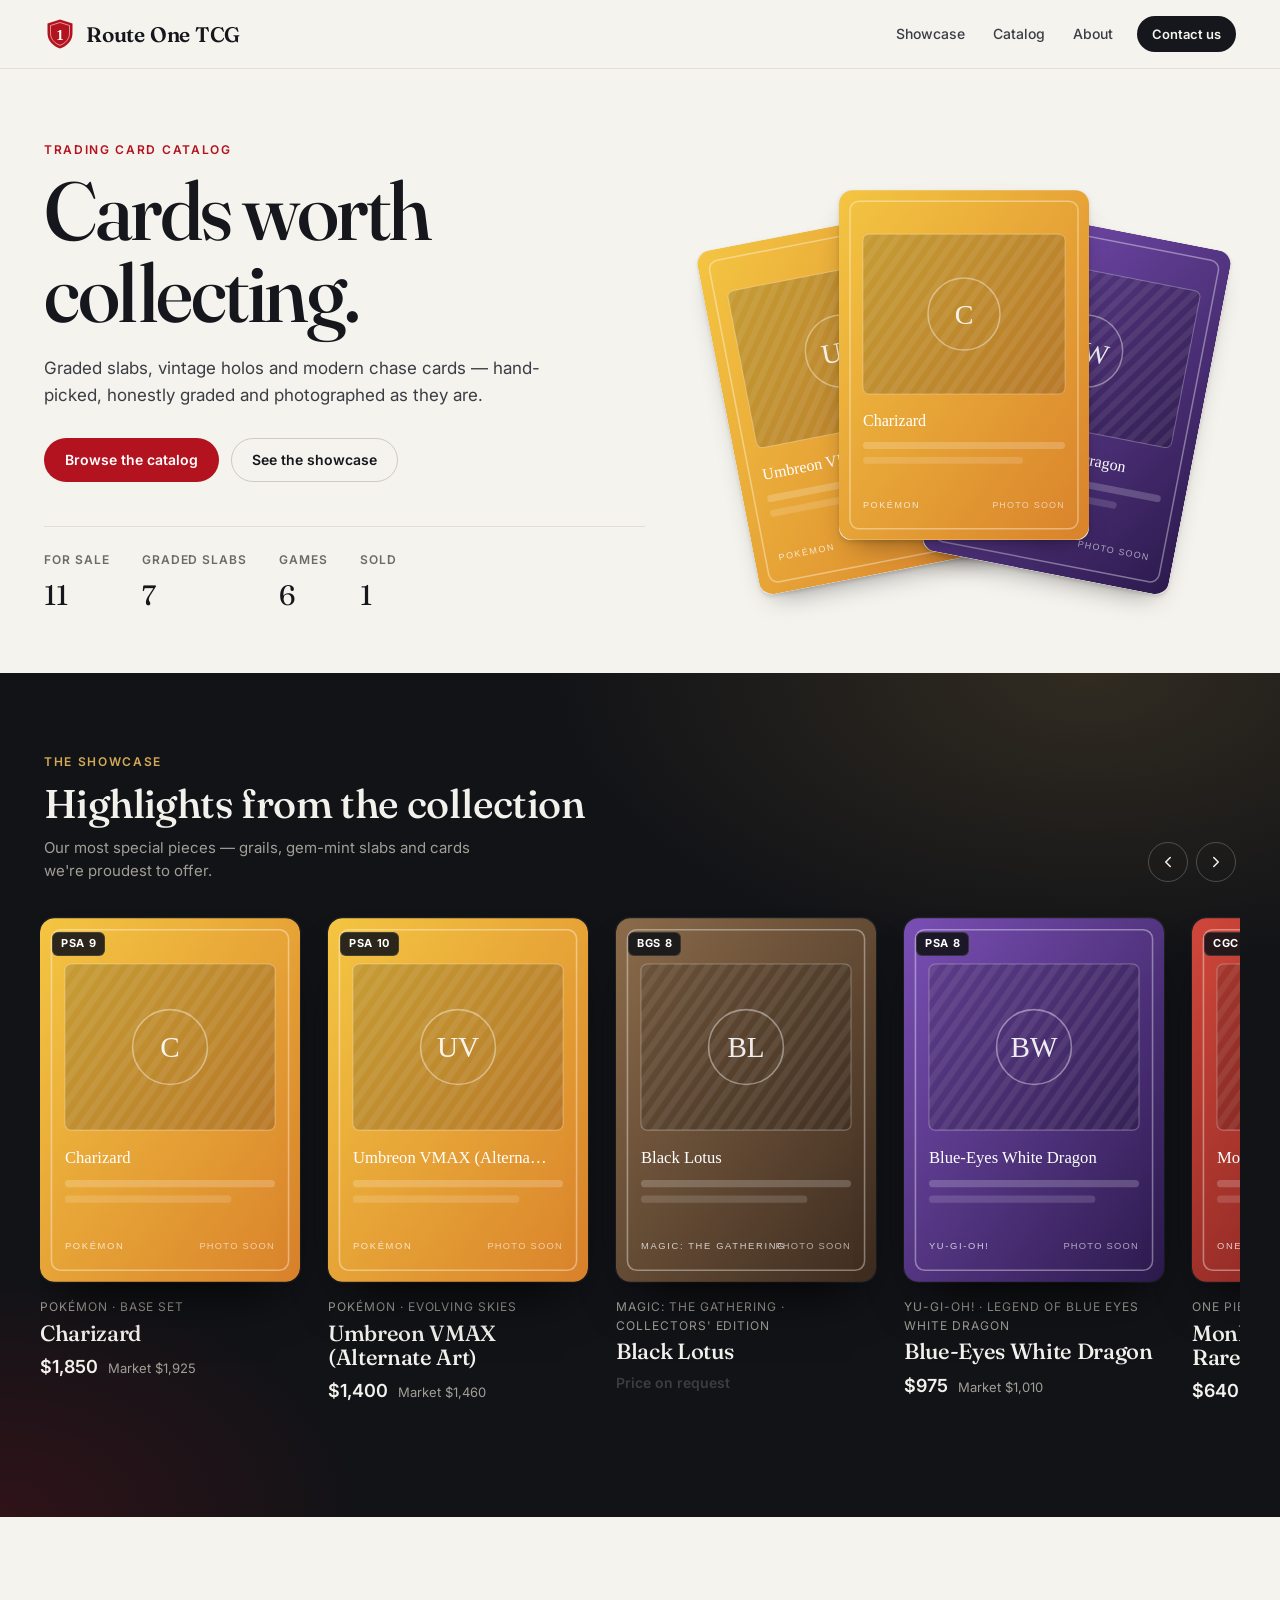
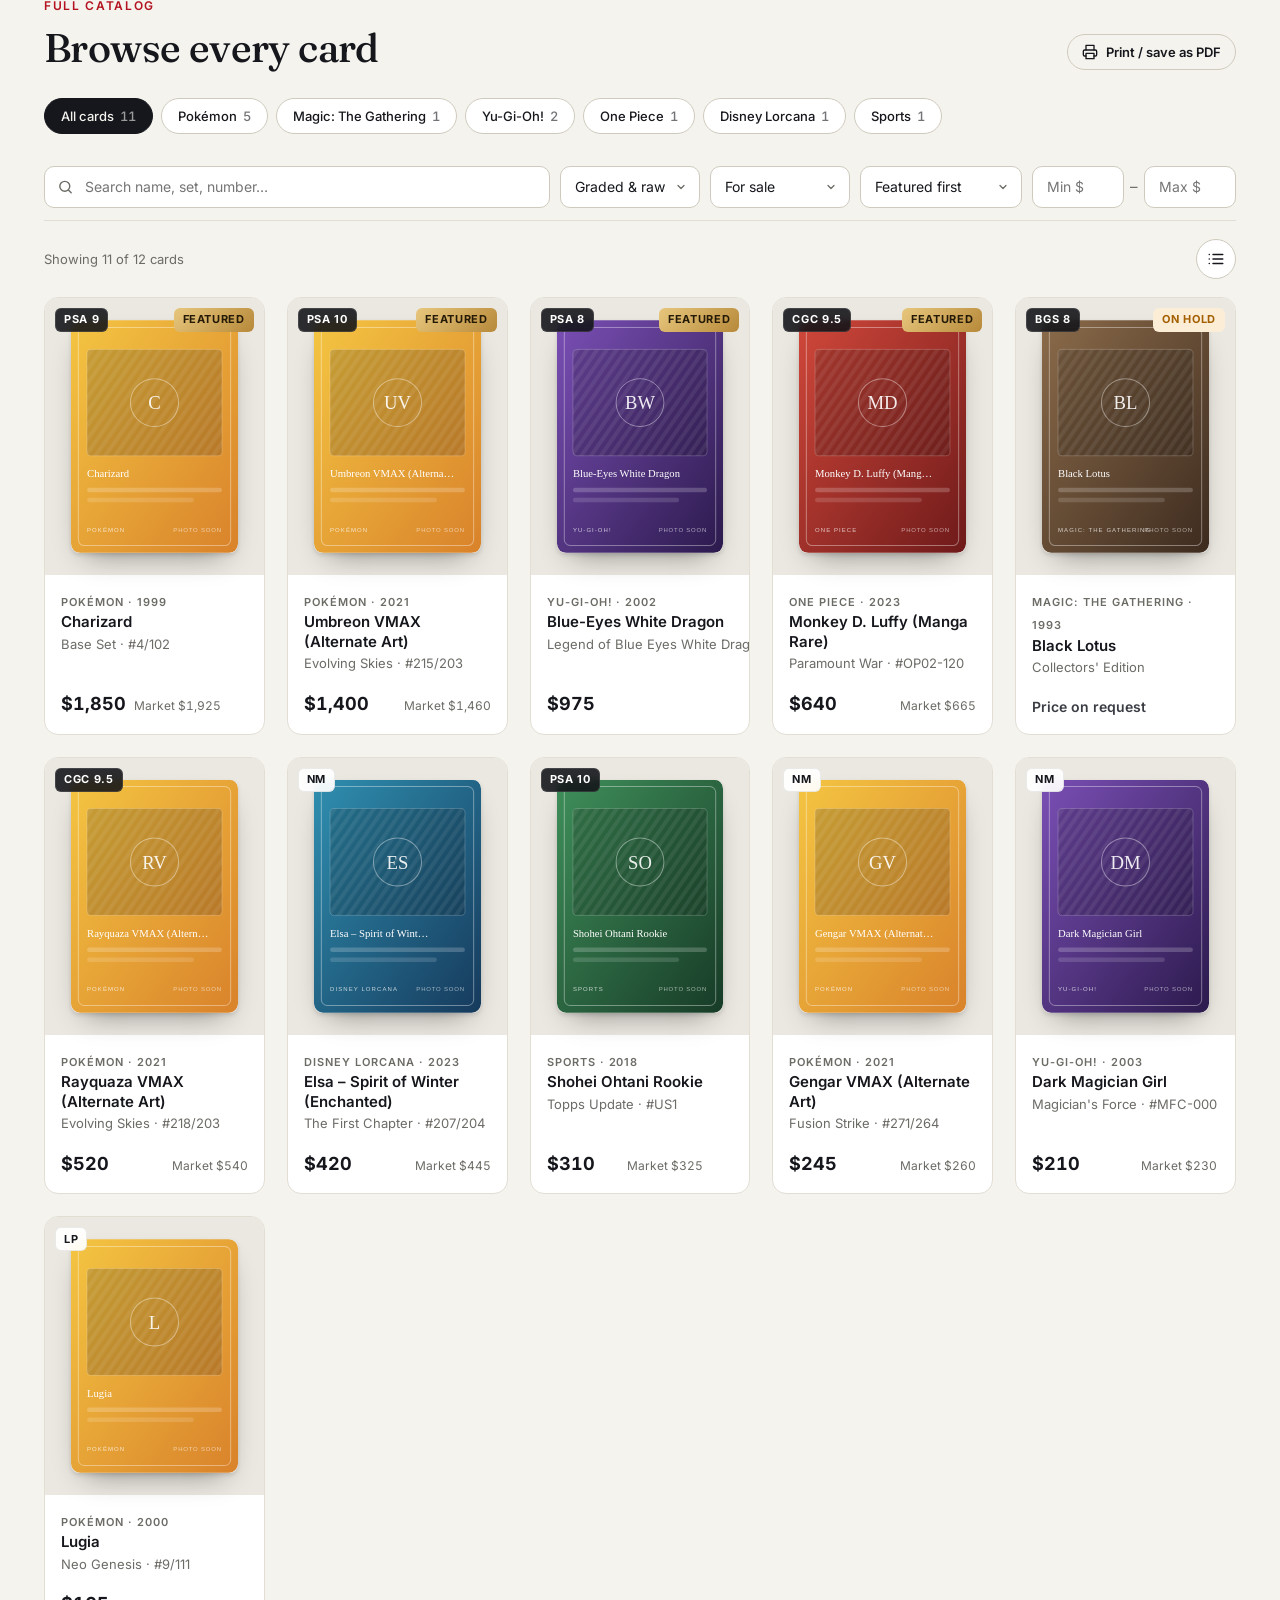
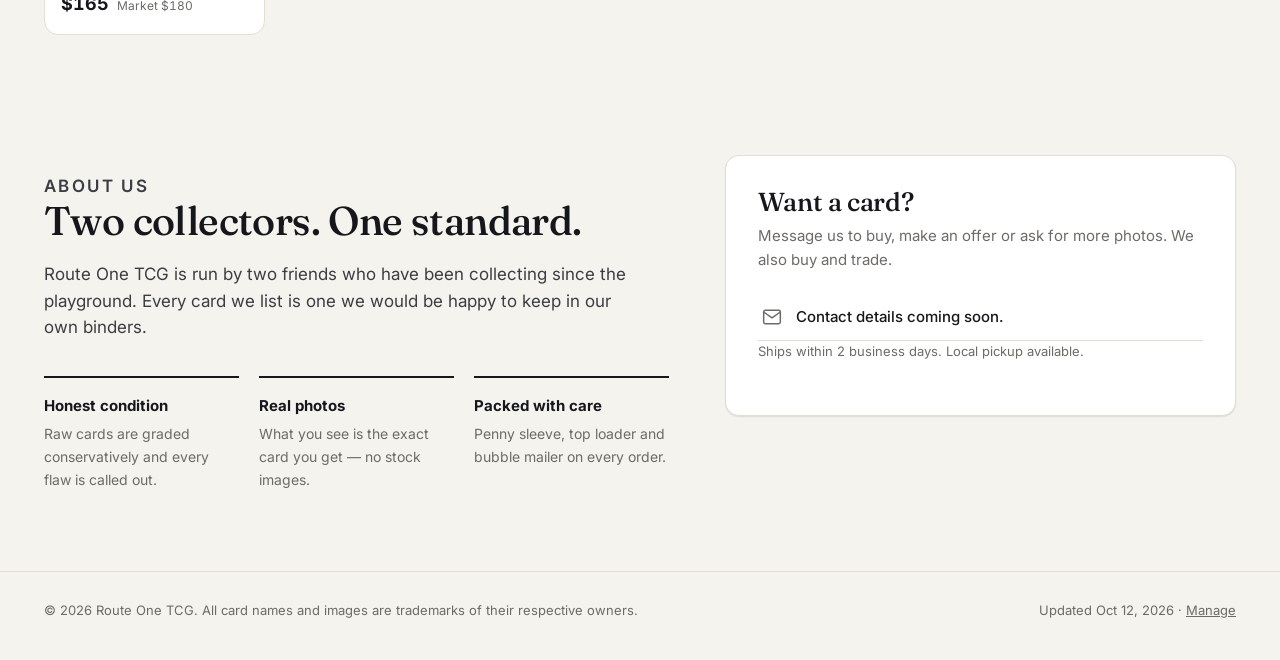
<file: index.html>
<!doctype html>
<html lang="en">
  <head>
    <meta charset="utf-8" />
    <meta name="viewport" content="width=device-width, initial-scale=1" />
    <title>Route One TCG — Card Catalog</title>
    <meta name="description" content="Graded slabs, vintage holos and modern chase cards. Browse the Route One TCG catalog." />
    <link rel="icon" href="assets/img/favicon.svg" type="image/svg+xml" />
    <link rel="preconnect" href="https://fonts.googleapis.com" />
    <link rel="preconnect" href="https://fonts.gstatic.com" crossorigin />
    <link
      href="https://fonts.googleapis.com/css2?family=Fraunces:opsz,wght@9..144,400;9..144,500;9..144,600&family=Inter:wght@400;500;600;700&display=swap"
      rel="stylesheet"
    />
    <link rel="stylesheet" href="assets/css/styles.css" />
  </head>
  <body>
    <div class="preview-banner" id="previewBanner" hidden>
      Previewing your unpublished draft — only you can see this. <a href="admin.html">Back to the manager</a>
    </div>

    <header class="site-header">
      <div class="wrap header-inner">
        <a class="brand" href="#top" aria-label="Home">
          <img class="brand-mark" src="assets/img/favicon.svg" alt="" />
          <span class="brand-name" data-bind="storeName">Route One TCG</span>
        </a>
        <nav class="site-nav" aria-label="Sections">
          <a href="#showcase" data-nav="showcase">Showcase</a>
          <a href="#catalog">Catalog</a>
          <a href="#about">About</a>
        </nav>
        <a class="btn btn-primary btn-sm" href="#contact">Contact us</a>
      </div>
    </header>

    <main id="top">
      <section class="hero">
        <div class="wrap hero-inner">
          <div class="hero-copy">
            <p class="eyebrow">Trading card catalog</p>
            <h1 data-bind="tagline">Cards worth collecting.</h1>
            <p class="lede" data-bind="intro"></p>
            <div class="hero-actions">
              <a class="btn btn-accent" href="#catalog">Browse the catalog</a>
              <a class="btn btn-ghost" href="#showcase" data-nav="showcase">See the showcase</a>
            </div>
            <dl class="hero-stats" id="heroStats"></dl>
          </div>
          <div class="hero-visual" id="heroFan"></div>
        </div>
      </section>

      <section class="showcase" id="showcase" aria-labelledby="showcaseTitle">
        <div class="wrap">
          <div class="section-head">
            <div>
              <p class="eyebrow">The Showcase</p>
              <h2 id="showcaseTitle">Highlights from the collection</h2>
              <p class="showcase-sub">Our most special pieces — grails, gem-mint slabs and cards we're proudest to offer.</p>
            </div>
            <div class="carousel-controls">
              <button class="icon-btn" type="button" data-scroll="-1" aria-label="Previous highlights">
                <svg viewBox="0 0 24 24" fill="none" stroke="currentColor" stroke-width="2" stroke-linecap="round" stroke-linejoin="round"><path d="m15 18-6-6 6-6" /></svg>
              </button>
              <button class="icon-btn" type="button" data-scroll="1" aria-label="Next highlights">
                <svg viewBox="0 0 24 24" fill="none" stroke="currentColor" stroke-width="2" stroke-linecap="round" stroke-linejoin="round"><path d="m9 18 6-6-6-6" /></svg>
              </button>
            </div>
          </div>
          <div class="showcase-track" id="showcaseTrack"></div>
        </div>
      </section>

      <section class="catalog" id="catalog" aria-labelledby="catalogTitle">
        <div class="wrap">
          <div class="print-header">
            <strong data-bind="storeName">Route One TCG</strong>
            <span id="printDate"></span>
          </div>

          <div class="section-head">
            <div>
              <p class="eyebrow">Full catalog</p>
              <h2 id="catalogTitle">Browse every card</h2>
            </div>
            <button class="btn btn-ghost btn-sm" type="button" id="printBtn">
              <svg width="16" height="16" viewBox="0 0 24 24" fill="none" stroke="currentColor" stroke-width="2" stroke-linecap="round" stroke-linejoin="round"><path d="M6 9V2h12v7" /><path d="M6 18H4a2 2 0 0 1-2-2v-5a2 2 0 0 1 2-2h16a2 2 0 0 1 2 2v5a2 2 0 0 1-2 2h-2" /><path d="M6 14h12v8H6z" /></svg>
              Print / save as PDF
            </button>
          </div>

          <div class="game-chips" id="gameChips" aria-label="Filter by game"></div>

          <div class="toolbar">
            <label class="field search">
              <span class="sr-only">Search cards</span>
              <svg viewBox="0 0 24 24" fill="none" stroke="currentColor" stroke-width="2" stroke-linecap="round"><circle cx="11" cy="11" r="7" /><path d="m20 20-3.5-3.5" /></svg>
              <input class="input" type="search" id="search" placeholder="Search name, set, number…" autocomplete="off" />
            </label>
            <label class="field">
              <span class="sr-only">Condition type</span>
              <select class="select" id="typeFilter">
                <option value="all">Graded &amp; raw</option>
                <option value="graded">Graded only</option>
                <option value="raw">Raw only</option>
              </select>
            </label>
            <label class="field">
              <span class="sr-only">Availability</span>
              <select class="select" id="statusFilter">
                <option value="active">For sale</option>
                <option value="available">Available now</option>
                <option value="sold">Sold archive</option>
                <option value="all">Everything</option>
              </select>
            </label>
            <label class="field">
              <span class="sr-only">Sort</span>
              <select class="select" id="sort">
                <option value="featured">Featured first</option>
                <option value="newest">Newest arrivals</option>
                <option value="price-desc">Price: high to low</option>
                <option value="price-asc">Price: low to high</option>
                <option value="name">Name A–Z</option>
              </select>
            </label>
            <div class="price-range">
              <label class="sr-only" for="minPrice">Minimum price</label>
              <input class="input tnum" type="number" id="minPrice" min="0" inputmode="numeric" placeholder="Min $" />
              <span aria-hidden="true">–</span>
              <label class="sr-only" for="maxPrice">Maximum price</label>
              <input class="input tnum" type="number" id="maxPrice" min="0" inputmode="numeric" placeholder="Max $" />
            </div>
          </div>

          <div class="result-bar">
            <span id="resultCount" aria-live="polite"></span>
            <span class="view-toggle">
              <button class="link-btn" type="button" id="clearFilters" hidden>Clear filters</button>
              <button class="icon-btn" type="button" id="viewToggle" aria-label="Switch to list view" title="Grid / list view">
                <svg viewBox="0 0 24 24" fill="none" stroke="currentColor" stroke-width="2" stroke-linecap="round"><path d="M8 6h13M8 12h13M8 18h13M3 6h.01M3 12h.01M3 18h.01" /></svg>
              </button>
            </span>
          </div>

          <div class="grid" id="grid" aria-live="polite"></div>
          <div class="empty" id="empty" hidden>
            <h3>No cards match</h3>
            <p>Try a different search or clear the filters.</p>
          </div>
        </div>
      </section>

      <section class="about" id="about" aria-labelledby="aboutTitle">
        <div class="wrap about-inner">
          <div class="about-copy">
            <p class="eyebrow">About us</p>
            <h2 id="aboutTitle" data-bind="aboutTitle"></h2>
            <p data-bind="about"></p>
            <ul class="promises" id="promises"></ul>
          </div>
          <div class="contact-card" id="contact">
            <h3>Want a card?</h3>
            <p>Message us to buy, make an offer or ask for more photos. We also buy and trade.</p>
            <ul class="contact-list" id="contactList"></ul>
            <p class="shipping-note" data-bind="shippingNote"></p>
          </div>
        </div>
      </section>
    </main>

    <footer class="site-footer">
      <div class="wrap footer-inner">
        <span>© <span id="year"></span> <span data-bind="storeName">Route One TCG</span>. All card names and images are trademarks of their respective owners.</span>
        <span><span id="updated"></span> · <a href="admin.html" rel="nofollow">Manage</a></span>
      </div>
    </footer>

    <dialog class="card-dialog" id="cardDialog" aria-labelledby="dlgName">
      <button class="icon-btn dialog-close" type="button" data-close aria-label="Close">
        <svg viewBox="0 0 24 24" fill="none" stroke="currentColor" stroke-width="2" stroke-linecap="round"><path d="M18 6 6 18M6 6l12 12" /></svg>
      </button>
      <div class="dialog-shell">
        <div class="dialog-gallery">
          <div class="gallery-main holo" id="dlgMain"><img id="dlgImg" alt="" /></div>
          <div class="gallery-thumbs" id="dlgThumbs"></div>
        </div>
        <div class="dialog-info" id="dlgInfo"></div>
      </div>
      <button class="icon-btn dialog-nav prev" type="button" data-step="-1" aria-label="Previous card">
        <svg viewBox="0 0 24 24" fill="none" stroke="currentColor" stroke-width="2" stroke-linecap="round" stroke-linejoin="round"><path d="m15 18-6-6 6-6" /></svg>
      </button>
      <button class="icon-btn dialog-nav next" type="button" data-step="1" aria-label="Next card">
        <svg viewBox="0 0 24 24" fill="none" stroke="currentColor" stroke-width="2" stroke-linecap="round" stroke-linejoin="round"><path d="m9 18 6-6-6-6" /></svg>
      </button>
    </dialog>

    <div class="toast" id="toast" role="status"></div>

    <script type="module" src="assets/js/catalog.js"></script>
  </body>
</html>
</file>
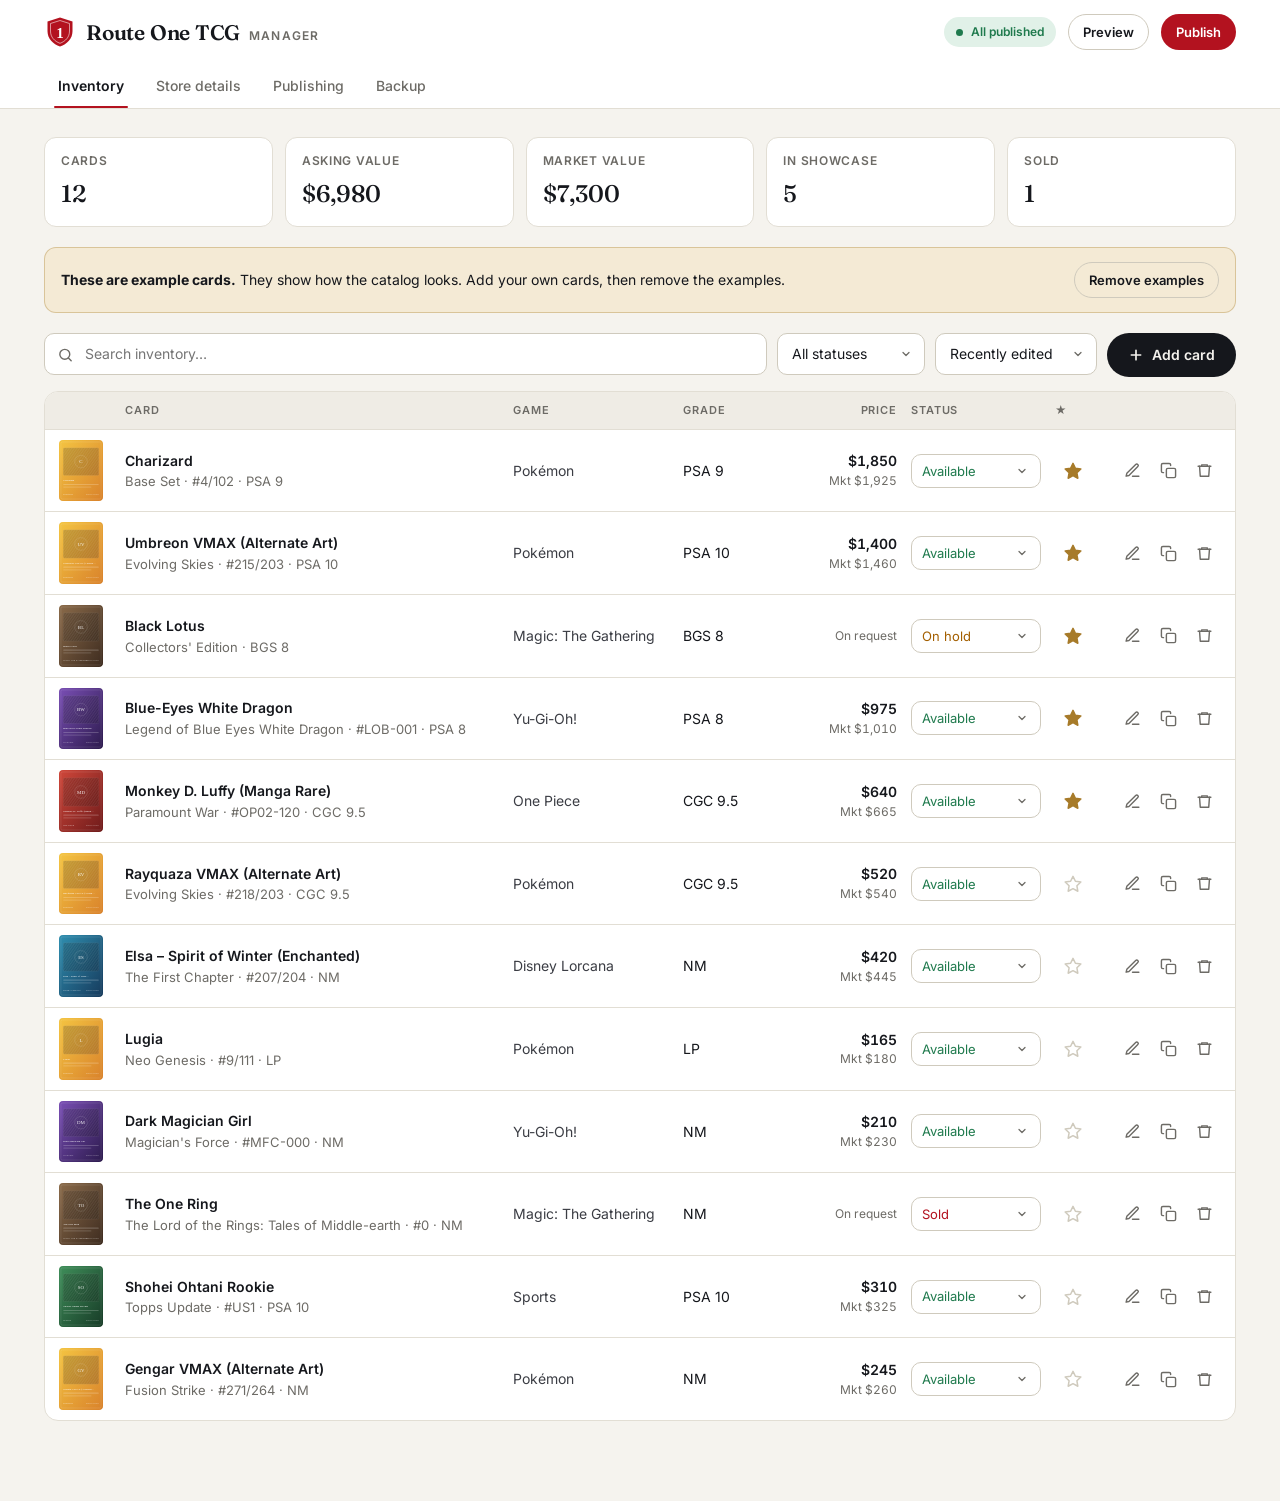
<file: admin.html>
<!doctype html>
<html lang="en">
  <head>
    <meta charset="utf-8" />
    <meta name="viewport" content="width=device-width, initial-scale=1" />
    <meta name="robots" content="noindex, nofollow" />
    <title>Catalog Manager</title>
    <link rel="icon" href="assets/img/favicon.svg" type="image/svg+xml" />
    <link rel="preconnect" href="https://fonts.googleapis.com" />
    <link rel="preconnect" href="https://fonts.gstatic.com" crossorigin />
    <link
      href="https://fonts.googleapis.com/css2?family=Fraunces:opsz,wght@9..144,500;9..144,600&family=Inter:wght@400;500;600;700&display=swap"
      rel="stylesheet"
    />
    <link rel="stylesheet" href="assets/css/styles.css" />
    <link rel="stylesheet" href="assets/css/admin.css" />
  </head>
  <body class="admin">
    <header class="admin-header">
      <div class="wrap admin-header-inner">
        <a class="brand" href="index.html" title="View public catalog">
          <img class="brand-mark" src="assets/img/favicon.svg" alt="" />
          <span class="brand-name"><span data-bind="storeName">Route One TCG</span> <span class="brand-sub">Manager</span></span>
        </a>
        <span class="draft-pill" id="draftStatus" role="status">Loading…</span>
        <a class="btn btn-ghost btn-sm hide-sm" href="index.html?preview=1" target="_blank" rel="noopener">Preview</a>
        <button class="btn btn-accent btn-sm" type="button" id="publishBtn">Publish</button>
      </div>
      <nav class="wrap admin-tabs" role="tablist" aria-label="Manager sections">
        <button role="tab" type="button" data-tab="inventory" aria-selected="true">Inventory</button>
        <button role="tab" type="button" data-tab="store" aria-selected="false">Store details</button>
        <button role="tab" type="button" data-tab="publish" aria-selected="false">Publishing</button>
        <button role="tab" type="button" data-tab="backup" aria-selected="false">Backup</button>
      </nav>
    </header>

    <main class="wrap admin-main">
      <!-- ============================================================ inventory -->
      <section data-panel="inventory" role="tabpanel">
        <div class="stat-row" id="invStats"></div>

        <div class="notice" id="sampleNotice" hidden>
          <div>
            <strong>These are example cards.</strong>
            They show how the catalog looks. Add your own cards, then remove the examples.
          </div>
          <button class="btn btn-ghost btn-sm" type="button" id="removeSamples">Remove examples</button>
        </div>

        <div class="inv-toolbar">
          <label class="field search">
            <span class="sr-only">Search inventory</span>
            <svg viewBox="0 0 24 24" fill="none" stroke="currentColor" stroke-width="2" stroke-linecap="round"><circle cx="11" cy="11" r="7" /><path d="m20 20-3.5-3.5" /></svg>
            <input class="input" type="search" id="invSearch" placeholder="Search inventory…" autocomplete="off" />
          </label>
          <label class="field">
            <span class="sr-only">Status</span>
            <select class="select" id="invStatus">
              <option value="all">All statuses</option>
              <option value="available">Available</option>
              <option value="hold">On hold</option>
              <option value="sold">Sold</option>
              <option value="featured">Showcase only</option>
            </select>
          </label>
          <label class="field">
            <span class="sr-only">Sort</span>
            <select class="select" id="invSort">
              <option value="updated">Recently edited</option>
              <option value="newest">Recently added</option>
              <option value="price-desc">Price: high to low</option>
              <option value="name">Name A–Z</option>
            </select>
          </label>
          <button class="btn btn-primary" type="button" id="addCard">
            <svg width="16" height="16" viewBox="0 0 24 24" fill="none" stroke="currentColor" stroke-width="2.5" stroke-linecap="round"><path d="M12 5v14M5 12h14" /></svg>
            Add card
          </button>
        </div>

        <div class="inv-table" id="invList" role="list"></div>
        <div class="empty" id="invEmpty" hidden>
          <h3>No cards yet</h3>
          <p>Click <strong>Add card</strong> to put your first card in the catalog.</p>
        </div>
      </section>

      <!-- ================================================================ store -->
      <section data-panel="store" role="tabpanel" hidden>
        <form class="panel-form" id="storeForm" autocomplete="off">
          <div class="form-card">
            <h2>Storefront</h2>
            <p class="help">This text appears at the top and bottom of your public catalog.</p>
            <div class="form-grid">
              <label class="fld span-2">Business name<input class="input" name="storeName" required /></label>
              <label class="fld span-2">Headline<input class="input" name="tagline" placeholder="Cards worth collecting." /></label>
              <label class="fld span-2">Intro<textarea class="input" name="intro" rows="2"></textarea></label>
              <label class="fld span-2">About heading<input class="input" name="aboutTitle" /></label>
              <label class="fld span-2">About text<textarea class="input" name="about" rows="4"></textarea></label>
            </div>
          </div>

          <div class="form-card">
            <h2>Why buy from you</h2>
            <p class="help">Three short promises shown under the About text. Leave one blank to hide it.</p>
            <div class="form-grid promises-grid">
              <label class="fld">Promise 1<input class="input" name="promise0title" /></label>
              <label class="fld">Details<input class="input" name="promise0text" /></label>
              <label class="fld">Promise 2<input class="input" name="promise1title" /></label>
              <label class="fld">Details<input class="input" name="promise1text" /></label>
              <label class="fld">Promise 3<input class="input" name="promise2title" /></label>
              <label class="fld">Details<input class="input" name="promise2text" /></label>
            </div>
          </div>

          <div class="form-card">
            <h2>Contact &amp; selling</h2>
            <p class="help">Buyers use these to reach you. The “Inquire” button on each card emails the address below.</p>
            <div class="form-grid">
              <label class="fld">Email<input class="input" name="email" type="email" placeholder="you@example.com" /></label>
              <label class="fld">Instagram<input class="input" name="instagram" placeholder="@yourhandle" /></label>
              <label class="fld">TikTok<input class="input" name="tiktok" placeholder="@yourhandle" /></label>
              <label class="fld">Whatnot<input class="input" name="whatnot" placeholder="username or link" /></label>
              <label class="fld">eBay<input class="input" name="ebay" placeholder="username or store link" /></label>
              <label class="fld">Location<input class="input" name="location" placeholder="City, State" /></label>
              <label class="fld span-2">Shipping / pickup note<input class="input" name="shippingNote" /></label>
              <label class="fld">Currency
                <select class="select" name="currency">
                  <option>USD</option><option>CAD</option><option>GBP</option><option>EUR</option><option>AUD</option>
                </select>
              </label>
              <label class="fld check"><input type="checkbox" name="showMarketValue" /> Show market value next to prices</label>
            </div>
          </div>
          <p class="help">Changes save automatically to your draft. Press <strong>Publish</strong> to put them live.</p>
        </form>
      </section>

      <!-- ============================================================== publish -->
      <section data-panel="publish" role="tabpanel" hidden>
        <div class="panel-form">
          <div class="form-card">
            <h2>How publishing works</h2>
            <ol class="steps">
              <li>Edits you make here are saved as a <strong>draft on this device</strong>. Use <em>Preview</em> to see them.</li>
              <li><strong>Publish</strong> uploads your cards and photos to the GitHub repository that hosts the site. The public catalog updates about a minute later.</li>
              <li>If your partner published while you were editing, their changes are merged in automatically — nothing gets overwritten unless you both edited the same card.</li>
            </ol>
          </div>

          <form class="form-card" id="ghForm" autocomplete="off">
            <h2>GitHub connection</h2>
            <p class="help">
              Each of you needs a GitHub <strong>fine-grained personal access token</strong> once per device:
              GitHub → Settings → Developer settings → Fine-grained tokens → <em>Generate new token</em>.
              Choose <em>Only select repositories</em> → this repo, then under <em>Repository permissions</em> set
              <strong>Contents</strong> to <strong>Read and write</strong>. Paste it below. The token stays in this browser only.
            </p>
            <div class="form-grid">
              <label class="fld">Repository owner<input class="input" name="owner" required /></label>
              <label class="fld">Repository name<input class="input" name="repo" required /></label>
              <label class="fld">Branch <span class="opt">(blank = default)</span><input class="input" name="branch" placeholder="main" /></label>
              <label class="fld">Access token<input class="input" name="token" type="password" placeholder="github_pat_…" autocomplete="off" spellcheck="false" /></label>
            </div>
            <div class="form-actions">
              <button class="btn btn-primary" type="submit">Save &amp; test connection</button>
              <button class="btn btn-ghost" type="button" id="forgetToken">Forget token</button>
            </div>
            <p class="result-line" id="ghResult" role="status"></p>
          </form>

          <div class="form-card">
            <h2>Publish log</h2>
            <p class="help" id="lastPublished"></p>
            <pre class="log" id="publishLog">Nothing published from this device yet.</pre>
          </div>
        </div>
      </section>

      <!-- =============================================================== backup -->
      <section data-panel="backup" role="tabpanel" hidden>
        <div class="panel-form">
          <div class="form-card">
            <h2>Back up</h2>
            <p class="help">Download everything — cards, store details and photos — as one file. Keep a copy somewhere safe.</p>
            <div class="form-actions">
              <button class="btn btn-primary" type="button" id="exportBtn">Download backup</button>
              <button class="btn btn-ghost" type="button" id="exportCsv">Download spreadsheet (CSV)</button>
            </div>
          </div>
          <div class="form-card">
            <h2>Restore</h2>
            <p class="help">Load a backup file into your draft. This replaces your current draft; publish afterwards to make it live.</p>
            <label class="btn btn-ghost file-btn">
              Choose backup file…
              <input type="file" id="importFile" accept="application/json,.json" hidden />
            </label>
          </div>
          <div class="form-card danger">
            <h2>Discard draft</h2>
            <p class="help">Throw away unpublished changes on this device and reload the live catalog.</p>
            <button class="btn btn-ghost" type="button" id="discardDraft">Discard unpublished changes</button>
          </div>
        </div>
      </section>
    </main>

    <!-- ================================================================ editor -->
    <dialog class="drawer" id="editor" aria-labelledby="editorTitle">
      <form id="cardForm" method="dialog" autocomplete="off" novalidate>
        <header class="drawer-head">
          <h2 id="editorTitle">Add card</h2>
          <button class="icon-btn" type="button" data-cancel aria-label="Close">
            <svg viewBox="0 0 24 24" fill="none" stroke="currentColor" stroke-width="2" stroke-linecap="round"><path d="M18 6 6 18M6 6l12 12" /></svg>
          </button>
        </header>

        <div class="drawer-body">
          <fieldset>
            <legend>Photos</legend>
            <div class="photos" id="photoList"></div>
            <label class="dropzone" id="dropzone">
              <input type="file" id="photoInput" accept="image/*" multiple hidden />
              <svg viewBox="0 0 24 24" fill="none" stroke="currentColor" stroke-width="1.8" stroke-linecap="round" stroke-linejoin="round"><path d="M23 19a2 2 0 0 1-2 2H3a2 2 0 0 1-2-2V8a2 2 0 0 1 2-2h4l2-3h6l2 3h4a2 2 0 0 1 2 2z" /><circle cx="12" cy="13" r="4" /></svg>
              <span><strong>Add photos</strong> — tap to take or choose, or drop files here</span>
              <small>Front first, then back and close-ups. Photos are resized automatically.</small>
            </label>
          </fieldset>

          <fieldset>
            <legend>Card</legend>
            <div class="form-grid">
              <label class="fld span-2">Card name <span class="req">*</span><input class="input" name="name" required placeholder="e.g. Charizard" /></label>
              <label class="fld">Game
                <select class="select" name="game" id="gameSelect"></select>
              </label>
              <label class="fld">Set<input class="input" name="set" list="setList" placeholder="e.g. Base Set" /></label>
              <label class="fld">Card number<input class="input" name="number" placeholder="e.g. 4/102" /></label>
              <label class="fld">Rarity<input class="input" name="rarity" list="rarityList" placeholder="e.g. Holo Rare" /></label>
              <label class="fld">Variant / edition<input class="input" name="variant" placeholder="e.g. 1st Edition, Reverse Holo" /></label>
              <label class="fld">Language<input class="input" name="language" list="langList" /></label>
              <label class="fld">Year<input class="input" name="year" inputmode="numeric" maxlength="4" placeholder="e.g. 1999" /></label>
            </div>
            <datalist id="setList"></datalist>
            <datalist id="rarityList"></datalist>
            <datalist id="langList">
              <option>English</option><option>Japanese</option><option>Korean</option><option>Chinese</option><option>French</option><option>German</option><option>Italian</option><option>Spanish</option><option>Portuguese</option>
            </datalist>
          </fieldset>

          <fieldset>
            <legend>Condition</legend>
            <div class="segmented" role="radiogroup" aria-label="Raw or graded">
              <label><input type="radio" name="graded" value="raw" checked /> <span>Raw</span></label>
              <label><input type="radio" name="graded" value="graded" /> <span>Graded slab</span></label>
            </div>
            <div class="form-grid" data-when="raw">
              <label class="fld">Condition
                <select class="select" name="condition">
                  <option value="NM">Near Mint (NM)</option>
                  <option value="LP">Lightly Played (LP)</option>
                  <option value="MP">Moderately Played (MP)</option>
                  <option value="HP">Heavily Played (HP)</option>
                  <option value="DMG">Damaged (DMG)</option>
                </select>
              </label>
            </div>
            <div class="form-grid three" data-when="graded" hidden>
              <label class="fld">Grader
                <select class="select" name="gradingCompany">
                  <option>PSA</option><option>BGS</option><option>CGC</option><option>SGC</option><option>TAG</option><option>Other</option>
                </select>
              </label>
              <label class="fld">Grade<input class="input" name="grade" placeholder="e.g. 10" /></label>
              <label class="fld">Cert #<input class="input" name="certNumber" placeholder="optional" /></label>
            </div>
          </fieldset>

          <fieldset>
            <legend>Price &amp; availability</legend>
            <div class="form-grid">
              <label class="fld">Asking price<span class="money"><span class="cur" data-cur>$</span><input class="input tnum" name="price" type="number" min="0" step="0.01" inputmode="decimal" placeholder="Blank = price on request" /></span></label>
              <label class="fld">Market value<span class="money"><span class="cur" data-cur>$</span><input class="input tnum" name="marketValue" type="number" min="0" step="0.01" inputmode="decimal" placeholder="optional" /></span></label>
              <label class="fld">Quantity<input class="input tnum" name="quantity" type="number" min="0" step="1" inputmode="numeric" /></label>
              <label class="fld">Status
                <select class="select" name="status">
                  <option value="available">Available</option>
                  <option value="hold">On hold</option>
                  <option value="sold">Sold</option>
                </select>
              </label>
            </div>
            <label class="feature-toggle">
              <input type="checkbox" name="featured" />
              <span>
                <strong>Show in the Showcase</strong>
                <small>Highlight this card at the top of the catalog. Save it for your best pieces.</small>
              </span>
            </label>
          </fieldset>

          <fieldset>
            <legend>Details</legend>
            <div class="form-grid">
              <label class="fld span-2">Description<textarea class="input" name="description" rows="4" placeholder="Centering, surface, any flaws, where it came from…"></textarea></label>
              <label class="fld span-2">Tags <span class="opt">(comma separated, help with search)</span><input class="input" name="tags" placeholder="e.g. vintage, holo, starter" /></label>
            </div>
          </fieldset>
        </div>

        <footer class="drawer-foot">
          <button class="btn btn-ghost danger-text" type="button" id="deleteCard">Delete</button>
          <span class="spacer"></span>
          <button class="btn btn-ghost" type="button" data-cancel>Cancel</button>
          <button class="btn btn-primary" type="submit">Save card</button>
        </footer>
      </form>
    </dialog>

    <dialog class="confirm" id="confirmDialog">
      <form method="dialog">
        <h3 id="confirmTitle">Are you sure?</h3>
        <p id="confirmText"></p>
        <div class="form-actions">
          <button class="btn btn-ghost" value="cancel">Cancel</button>
          <button class="btn btn-accent" value="ok" id="confirmOk">Confirm</button>
        </div>
      </form>
    </dialog>

    <div class="toast" id="toast" role="status"></div>

    <script type="module" src="assets/js/admin.js"></script>
  </body>
</html>
</file>
<file: assets/css/styles.css>
/* Route One TCG — shared design tokens + public catalog styles */

:root {
  --paper: #f5f3ee;
  --surface: #ffffff;
  --surface-2: #efece5;
  --ink: #15171c;
  --ink-2: #3b3d44;
  --muted: #6d6b66;
  --line: #e2ded4;
  --line-strong: #cfcabd;
  --accent: #b3121f;
  --accent-ink: #ffffff;
  --accent-soft: #f7e3e4;
  --gold: #a77b2a;
  --gold-soft: #f4ead5;
  --ok: #1f7a4d;
  --ok-soft: #e1f1e8;
  --warn: #a35f00;
  --warn-soft: #fbedd6;
  --stage: #ebe8e1;
  --showcase-bg: #121317;
  --showcase-ink: #f3f1ec;
  --showcase-muted: #a19e96;
  --shadow-sm: 0 1px 2px rgba(20, 20, 30, 0.06), 0 1px 1px rgba(20, 20, 30, 0.04);
  --shadow-md: 0 10px 30px -12px rgba(20, 20, 30, 0.25), 0 2px 6px rgba(20, 20, 30, 0.06);
  --shadow-card: 0 14px 28px -14px rgba(0, 0, 0, 0.45), 0 2px 4px rgba(0, 0, 0, 0.12);
  --radius: 14px;
  --radius-sm: 8px;
  --font-display: 'Fraunces', Georgia, 'Times New Roman', serif;
  --font-ui: 'Inter', system-ui, -apple-system, 'Segoe UI', Roboto, sans-serif;
  --wrap: 1240px;
  color-scheme: light;
}

@media (prefers-color-scheme: dark) {
  :root:not([data-theme='light']) {
    --paper: #0f1013;
    --surface: #17191e;
    --surface-2: #1e2026;
    --ink: #f1efe9;
    --ink-2: #cfccc4;
    --muted: #9b988f;
    --line: #2a2d34;
    --line-strong: #3a3d45;
    --accent: #e0434d;
    --accent-ink: #ffffff;
    --accent-soft: #3a1b1e;
    --gold: #d4aa55;
    --gold-soft: #33291a;
    --ok: #4cc28a;
    --ok-soft: #173126;
    --warn: #e4a447;
    --warn-soft: #36290f;
    --stage: #1c1e24;
    --showcase-bg: #08090b;
    --shadow-md: 0 10px 30px -12px rgba(0, 0, 0, 0.7);
    color-scheme: dark;
  }
}

:root[data-theme='dark'] {
  --paper: #0f1013;
  --surface: #17191e;
  --surface-2: #1e2026;
  --ink: #f1efe9;
  --ink-2: #cfccc4;
  --muted: #9b988f;
  --line: #2a2d34;
  --line-strong: #3a3d45;
  --accent: #e0434d;
  --accent-ink: #ffffff;
  --accent-soft: #3a1b1e;
  --gold: #d4aa55;
  --gold-soft: #33291a;
  --ok: #4cc28a;
  --ok-soft: #173126;
  --warn: #e4a447;
  --warn-soft: #36290f;
  --stage: #1c1e24;
  --showcase-bg: #08090b;
  --shadow-md: 0 10px 30px -12px rgba(0, 0, 0, 0.7);
  color-scheme: dark;
}

*,
*::before,
*::after {
  box-sizing: border-box;
}

html {
  scroll-behavior: smooth;
  scroll-padding-top: 84px;
  -webkit-text-size-adjust: 100%;
}

body {
  margin: 0;
  background: var(--paper);
  color: var(--ink);
  font-family: var(--font-ui);
  font-size: 15px;
  line-height: 1.55;
  -webkit-font-smoothing: antialiased;
}

img {
  display: block;
  max-width: 100%;
}

a {
  color: inherit;
}

button,
input,
select,
textarea {
  font: inherit;
  color: inherit;
}

:focus-visible {
  outline: 2px solid var(--accent);
  outline-offset: 2px;
}

[hidden] {
  display: none !important;
}

.wrap {
  width: 100%;
  max-width: var(--wrap);
  margin: 0 auto;
  padding: 0 24px;
}

.sr-only {
  position: absolute;
  width: 1px;
  height: 1px;
  overflow: hidden;
  clip: rect(0 0 0 0);
  white-space: nowrap;
}

.eyebrow {
  margin: 0 0 10px;
  font-size: 12px;
  font-weight: 600;
  letter-spacing: 0.14em;
  text-transform: uppercase;
  color: var(--accent);
}

.eyebrow-gold {
  color: var(--gold);
}

h1,
h2,
h3 {
  font-family: var(--font-display);
  font-weight: 500;
  letter-spacing: -0.015em;
  line-height: 1.1;
  margin: 0;
}

h2 {
  font-size: clamp(28px, 3.4vw, 40px);
}

.tnum {
  font-variant-numeric: tabular-nums;
}

/* ------------------------------------------------------------------ buttons */

.btn {
  display: inline-flex;
  align-items: center;
  justify-content: center;
  gap: 8px;
  min-height: 44px;
  padding: 0 20px;
  border-radius: 999px;
  border: 1px solid transparent;
  font-weight: 600;
  font-size: 14px;
  text-decoration: none;
  cursor: pointer;
  white-space: nowrap;
  transition: background-color 0.15s, border-color 0.15s, color 0.15s, transform 0.15s;
}

.btn:active {
  transform: translateY(1px);
}

.btn-primary {
  background: var(--ink);
  color: var(--paper);
}

.btn-primary:hover {
  background: var(--accent);
  color: var(--accent-ink);
}

.btn-accent {
  background: var(--accent);
  color: var(--accent-ink);
}

.btn-accent:hover {
  filter: brightness(1.08);
}

.btn-ghost {
  background: transparent;
  border-color: var(--line-strong);
  color: var(--ink);
}

.btn-ghost:hover {
  border-color: var(--ink);
}

.btn-sm {
  min-height: 36px;
  padding: 0 14px;
  font-size: 13px;
}

.btn[disabled] {
  opacity: 0.5;
  cursor: not-allowed;
}

.icon-btn {
  display: inline-grid;
  place-items: center;
  width: 40px;
  height: 40px;
  border-radius: 999px;
  border: 1px solid var(--line-strong);
  background: var(--surface);
  color: var(--ink);
  cursor: pointer;
}

.icon-btn:hover {
  border-color: var(--ink);
}

.icon-btn svg {
  width: 18px;
  height: 18px;
}

/* ------------------------------------------------------------------- header */

.preview-banner {
  background: var(--warn-soft);
  color: var(--warn);
  text-align: center;
  font-size: 13px;
  font-weight: 600;
  padding: 8px 16px;
}

.site-header {
  position: sticky;
  top: 0;
  z-index: 40;
  background: color-mix(in srgb, var(--paper) 88%, transparent);
  backdrop-filter: saturate(1.4) blur(12px);
  -webkit-backdrop-filter: saturate(1.4) blur(12px);
  border-bottom: 1px solid var(--line);
}

.header-inner {
  display: flex;
  align-items: center;
  gap: 24px;
  height: 68px;
}

.brand {
  display: inline-flex;
  align-items: center;
  gap: 10px;
  text-decoration: none;
  margin-right: auto;
  min-width: 0;
}

.brand-mark {
  width: 32px;
  height: 32px;
  flex: none;
}

.brand-name {
  font-family: var(--font-display);
  font-size: 21px;
  font-weight: 600;
  letter-spacing: -0.01em;
  white-space: nowrap;
  overflow: hidden;
  text-overflow: ellipsis;
}

.site-nav {
  display: flex;
  gap: 28px;
}

.site-nav a {
  text-decoration: none;
  font-size: 14px;
  font-weight: 500;
  color: var(--ink-2);
}

.site-nav a:hover {
  color: var(--accent);
}

/* --------------------------------------------------------------------- hero */

.hero {
  padding: 72px 0 56px;
  overflow: hidden;
}

.hero-inner {
  display: grid;
  grid-template-columns: minmax(0, 1.05fr) minmax(0, 0.95fr);
  gap: 48px;
  align-items: center;
}

.hero h1 {
  font-size: clamp(44px, 6.4vw, 84px);
  line-height: 1;
  letter-spacing: -0.03em;
  max-width: 11ch;
}

.hero .lede {
  margin: 22px 0 30px;
  max-width: 46ch;
  font-size: 17px;
  color: var(--ink-2);
}

.hero-actions {
  display: flex;
  flex-wrap: wrap;
  gap: 12px;
}

.hero-stats {
  display: grid;
  grid-template-columns: repeat(4, auto);
  justify-content: start;
  gap: 32px;
  margin: 44px 0 0;
  padding-top: 24px;
  border-top: 1px solid var(--line);
}

.hero-stats div {
  min-width: 0;
}

.hero-stats dt {
  font-size: 12px;
  color: var(--muted);
  text-transform: uppercase;
  letter-spacing: 0.08em;
  font-weight: 600;
}

.hero-stats dd {
  margin: 4px 0 0;
  font-family: var(--font-display);
  font-size: 28px;
  font-variant-numeric: tabular-nums;
}

.hero-visual {
  position: relative;
  height: 460px;
}

.hero-visual::before {
  content: '';
  position: absolute;
  inset: 8% 6%;
  border-radius: 50%;
  background: radial-gradient(closest-side, color-mix(in srgb, var(--gold) 28%, transparent), transparent);
  filter: blur(10px);
}

.fan-card {
  position: absolute;
  top: 50%;
  left: 50%;
  width: min(250px, 42vw);
  aspect-ratio: 5 / 7;
  border-radius: 12px;
  overflow: hidden;
  box-shadow: var(--shadow-card);
  background: var(--stage);
  cursor: pointer;
  border: 0;
  padding: 0;
  transform: translate(-50%, -50%) rotate(var(--r, 0deg)) translateX(var(--x, 0));
  transition: transform 0.35s cubic-bezier(0.2, 0.7, 0.2, 1);
}

.fan-card img {
  width: 100%;
  height: 100%;
  object-fit: cover;
}

.fan-card:nth-child(1) {
  --r: -11deg;
  --x: -46%;
  z-index: 1;
}

.fan-card:nth-child(2) {
  --r: 0deg;
  --x: 0%;
  z-index: 3;
  transform: translate(-50%, -54%);
}

.fan-card:nth-child(3) {
  --r: 11deg;
  --x: 46%;
  z-index: 2;
}

.hero-visual:hover .fan-card:nth-child(1) {
  --x: -56%;
}

.hero-visual:hover .fan-card:nth-child(3) {
  --x: 56%;
}

/* ------------------------------------------------------------ section heads */

.section-head {
  display: flex;
  align-items: flex-end;
  justify-content: space-between;
  gap: 24px;
  margin-bottom: 28px;
}

/* ----------------------------------------------------------------- showcase */

.showcase {
  background: var(--showcase-bg);
  color: var(--showcase-ink);
  padding: 80px 0 88px;
  position: relative;
  overflow: hidden;
}

.showcase::before {
  content: '';
  position: absolute;
  inset: 0;
  background:
    radial-gradient(60% 50% at 85% 0%, rgba(212, 170, 85, 0.16), transparent 70%),
    radial-gradient(40% 40% at 0% 100%, rgba(179, 18, 31, 0.18), transparent 70%);
  pointer-events: none;
}

.showcase .wrap {
  position: relative;
}

.showcase .eyebrow {
  color: #d4aa55;
}

.showcase-sub {
  margin: 10px 0 0;
  color: var(--showcase-muted);
  max-width: 52ch;
}

.carousel-controls {
  display: flex;
  gap: 8px;
}

.showcase .icon-btn {
  background: transparent;
  color: var(--showcase-ink);
  border-color: rgba(255, 255, 255, 0.22);
}

.showcase .icon-btn:hover {
  border-color: #fff;
}

.showcase-track {
  display: grid;
  grid-auto-flow: column;
  grid-auto-columns: minmax(260px, 300px);
  gap: 28px;
  overflow-x: auto;
  scroll-snap-type: x mandatory;
  padding: 8px 4px 24px;
  margin: 0 -4px;
  scrollbar-width: thin;
  scrollbar-color: rgba(255, 255, 255, 0.2) transparent;
}

.feature {
  scroll-snap-align: start;
  display: flex;
  flex-direction: column;
  gap: 16px;
  text-align: left;
  background: none;
  border: 0;
  padding: 0;
  color: inherit;
  cursor: pointer;
}

.feature-img {
  position: relative;
  aspect-ratio: 5 / 7;
  border-radius: 14px;
  overflow: hidden;
  background: #1d1f25;
  box-shadow: 0 30px 50px -24px rgba(0, 0, 0, 0.9), 0 0 0 1px rgba(255, 255, 255, 0.06);
  transform: perspective(900px) rotateX(var(--rx, 0deg)) rotateY(var(--ry, 0deg));
  transition: transform 0.2s ease-out;
}

.feature-img img {
  width: 100%;
  height: 100%;
  object-fit: cover;
}

.holo::after {
  content: '';
  position: absolute;
  inset: 0;
  background:
    radial-gradient(circle at var(--mx, 50%) var(--my, 30%), rgba(255, 255, 255, 0.35), transparent 45%),
    linear-gradient(115deg, transparent 30%, rgba(255, 215, 140, 0.18) 45%, rgba(140, 200, 255, 0.16) 55%, transparent 70%);
  background-size: 100% 100%, 250% 250%;
  background-position: center, var(--hx, 0%) 50%;
  mix-blend-mode: soft-light;
  opacity: 0;
  transition: opacity 0.25s;
  pointer-events: none;
}

.feature:hover .holo::after,
.feature:focus-visible .holo::after,
.tile:hover .holo::after {
  opacity: 1;
}

.feature-label {
  position: absolute;
  top: 12px;
  left: 12px;
  z-index: 1;
}

.feature-meta {
  display: grid;
  gap: 4px;
}

.feature-meta .set {
  font-size: 12px;
  letter-spacing: 0.08em;
  text-transform: uppercase;
  color: var(--showcase-muted);
}

.feature-meta h3 {
  font-size: 22px;
}

.feature-meta .price-row {
  display: flex;
  align-items: baseline;
  gap: 10px;
  margin-top: 4px;
}

.feature-meta .price {
  font-size: 18px;
  font-weight: 600;
}

.feature-meta .mkt {
  font-size: 13px;
  color: var(--showcase-muted);
}

/* ------------------------------------------------------------------- badges */

.badge {
  display: inline-flex;
  align-items: center;
  gap: 6px;
  height: 24px;
  padding: 0 9px;
  border-radius: 6px;
  font-size: 11px;
  font-weight: 700;
  letter-spacing: 0.06em;
  text-transform: uppercase;
  white-space: nowrap;
}

.badge-grade {
  background: rgba(17, 18, 22, 0.88);
  color: #fff;
  box-shadow: 0 0 0 1px rgba(255, 255, 255, 0.12) inset;
  backdrop-filter: blur(4px);
}

.badge-grade.is-raw {
  background: rgba(255, 255, 255, 0.92);
  color: #15171c;
  box-shadow: 0 0 0 1px rgba(0, 0, 0, 0.08) inset;
}

.badge-featured {
  background: linear-gradient(135deg, #e7c77d, #b7893a);
  color: #241a07;
}

.badge-hold {
  background: var(--warn-soft);
  color: var(--warn);
}

.badge-sold {
  background: var(--accent);
  color: #fff;
}

.badge-available {
  background: var(--ok-soft);
  color: var(--ok);
}

/* ------------------------------------------------------------------ catalog */

.catalog {
  padding: 80px 0 40px;
}

.game-chips {
  display: flex;
  gap: 8px;
  overflow-x: auto;
  padding-bottom: 4px;
  margin-bottom: 16px;
  scrollbar-width: none;
}

.chip {
  flex: none;
  height: 36px;
  padding: 0 16px;
  border-radius: 999px;
  border: 1px solid var(--line-strong);
  background: var(--surface);
  font-size: 13px;
  font-weight: 500;
  cursor: pointer;
  white-space: nowrap;
}

.chip:hover {
  border-color: var(--ink);
}

.chip[aria-pressed='true'] {
  background: var(--ink);
  color: var(--paper);
  border-color: var(--ink);
}

.chip .count {
  margin-left: 6px;
  opacity: 0.6;
  font-variant-numeric: tabular-nums;
}

.toolbar {
  position: sticky;
  top: 68px;
  z-index: 20;
  display: grid;
  grid-template-columns: minmax(200px, 1fr) repeat(3, auto) auto;
  gap: 10px;
  align-items: center;
  padding: 12px 0;
  background: var(--paper);
  border-bottom: 1px solid var(--line);
}

.field {
  position: relative;
}

.input,
.select {
  width: 100%;
  height: 42px;
  padding: 0 14px;
  border-radius: 10px;
  border: 1px solid var(--line-strong);
  background: var(--surface);
  font-size: 14px;
}

.input:focus,
.select:focus {
  outline: none;
  border-color: var(--ink);
  box-shadow: 0 0 0 3px color-mix(in srgb, var(--ink) 12%, transparent);
}

.select {
  appearance: none;
  padding-right: 34px;
  background-image: url("data:image/svg+xml,%3Csvg xmlns='http://www.w3.org/2000/svg' width='12' height='12' viewBox='0 0 24 24' fill='none' stroke='%236d6b66' stroke-width='2.5' stroke-linecap='round' stroke-linejoin='round'%3E%3Cpath d='m6 9 6 6 6-6'/%3E%3C/svg%3E");
  background-repeat: no-repeat;
  background-position: right 12px center;
  cursor: pointer;
}

.search .input {
  padding-left: 40px;
}

.search svg {
  position: absolute;
  left: 13px;
  top: 50%;
  width: 17px;
  height: 17px;
  transform: translateY(-50%);
  color: var(--muted);
  pointer-events: none;
}

.price-range {
  display: flex;
  align-items: center;
  gap: 6px;
}

.price-range .input {
  width: 92px;
}

.price-range span {
  color: var(--muted);
}

.result-bar {
  display: flex;
  justify-content: space-between;
  align-items: center;
  gap: 16px;
  margin: 18px 0 18px;
  font-size: 13px;
  color: var(--muted);
}

.link-btn {
  background: none;
  border: 0;
  padding: 0;
  color: var(--accent);
  font-weight: 600;
  font-size: 13px;
  cursor: pointer;
}

.grid {
  display: grid;
  grid-template-columns: repeat(auto-fill, minmax(220px, 1fr));
  gap: 22px;
}

.tile {
  display: flex;
  flex-direction: column;
  background: var(--surface);
  border: 1px solid var(--line);
  border-radius: var(--radius);
  overflow: hidden;
  cursor: pointer;
  text-align: left;
  padding: 0;
  transition: box-shadow 0.2s, transform 0.2s, border-color 0.2s;
}

.tile:hover {
  box-shadow: var(--shadow-md);
  transform: translateY(-3px);
  border-color: var(--line-strong);
}

.tile-stage {
  position: relative;
  padding: 22px 26px;
  background: var(--stage);
}

.tile-img {
  position: relative;
  aspect-ratio: 5 / 7;
  border-radius: 8px;
  overflow: hidden;
  box-shadow: var(--shadow-card);
}

.tile-img img {
  width: 100%;
  height: 100%;
  object-fit: cover;
}

.tile-badges {
  position: absolute;
  top: 10px;
  left: 10px;
  right: 10px;
  display: flex;
  justify-content: space-between;
  gap: 6px;
  z-index: 1;
  pointer-events: none;
}

.tile-body {
  display: flex;
  flex-direction: column;
  gap: 3px;
  padding: 14px 16px 16px;
  flex: 1;
}

.tile-game {
  font-size: 11px;
  font-weight: 600;
  letter-spacing: 0.09em;
  text-transform: uppercase;
  color: var(--muted);
}

.tile-name {
  font-size: 15px;
  font-weight: 600;
  line-height: 1.3;
  display: -webkit-box;
  -webkit-line-clamp: 2;
  -webkit-box-orient: vertical;
  overflow: hidden;
}

.tile-set {
  font-size: 13px;
  color: var(--muted);
  white-space: nowrap;
  overflow: hidden;
  text-overflow: ellipsis;
}

.tile-price {
  display: flex;
  align-items: baseline;
  justify-content: space-between;
  gap: 8px;
  margin-top: auto;
  padding-top: 12px;
}

.tile-price .price {
  font-size: 18px;
  font-weight: 700;
  font-variant-numeric: tabular-nums;
}

.tile-price .mkt {
  font-size: 12px;
  color: var(--muted);
  font-variant-numeric: tabular-nums;
}

.price-ask {
  font-size: 14px;
  font-weight: 600;
  color: var(--ink-2);
}

.tile.is-sold .tile-img img {
  filter: grayscale(0.85);
  opacity: 0.7;
}

.tile.is-sold .price {
  color: var(--muted);
  text-decoration: line-through;
  font-weight: 500;
}

/* list view */

.grid.is-list {
  grid-template-columns: 1fr;
  gap: 10px;
}

.grid.is-list .tile {
  flex-direction: row;
  align-items: stretch;
}

.grid.is-list .tile:hover {
  transform: none;
}

.grid.is-list .tile-stage {
  padding: 10px 14px;
  width: 96px;
  flex: none;
}

.grid.is-list .tile-badges {
  display: none;
}

.grid.is-list .tile-body {
  flex-direction: row;
  align-items: center;
  gap: 20px;
  flex-wrap: wrap;
}

.grid.is-list .tile-main {
  flex: 1;
  min-width: 180px;
}

.grid.is-list .tile-grade-inline {
  display: inline-flex;
}

.grid.is-list .tile-price {
  margin: 0;
  padding: 0;
  flex-direction: column;
  align-items: flex-end;
  min-width: 110px;
}

.tile-grade-inline {
  display: none;
}

.empty {
  text-align: center;
  padding: 72px 24px;
  border: 1px dashed var(--line-strong);
  border-radius: var(--radius);
  color: var(--muted);
}

.empty h3 {
  color: var(--ink);
  font-size: 24px;
  margin-bottom: 8px;
}

/* -------------------------------------------------------------------- about */

.about {
  padding: 80px 0;
}

.about-inner {
  display: grid;
  grid-template-columns: minmax(0, 1.1fr) minmax(0, 0.9fr);
  gap: 56px;
  align-items: start;
}

.about-copy p {
  font-size: 17px;
  color: var(--ink-2);
  max-width: 54ch;
  margin: 18px 0 0;
  white-space: pre-line;
}

.promises {
  list-style: none;
  padding: 0;
  margin: 36px 0 0;
  display: grid;
  grid-template-columns: repeat(3, 1fr);
  gap: 20px;
}

.promises li {
  padding-top: 16px;
  border-top: 2px solid var(--ink);
}

.promises strong {
  display: block;
  font-size: 15px;
  margin-bottom: 4px;
}

.promises span {
  font-size: 14px;
  color: var(--muted);
}

.contact-card {
  background: var(--surface);
  border: 1px solid var(--line);
  border-radius: var(--radius);
  padding: 32px;
  box-shadow: var(--shadow-sm);
}

.contact-card h3 {
  font-size: 26px;
  margin-bottom: 8px;
}

.contact-card > p {
  margin: 0 0 22px;
  color: var(--muted);
}

.contact-list {
  list-style: none;
  padding: 0;
  margin: 0;
  display: grid;
  gap: 2px;
}

.contact-list a,
.contact-list div {
  display: flex;
  align-items: center;
  gap: 14px;
  padding: 12px 4px;
  border-bottom: 1px solid var(--line);
  text-decoration: none;
}

.contact-list a:hover .contact-value {
  color: var(--accent);
}

.contact-list svg {
  width: 20px;
  height: 20px;
  color: var(--muted);
  flex: none;
}

.contact-label {
  font-size: 12px;
  color: var(--muted);
  text-transform: uppercase;
  letter-spacing: 0.08em;
  font-weight: 600;
  width: 84px;
  flex: none;
}

.contact-value {
  font-weight: 500;
  overflow: hidden;
  text-overflow: ellipsis;
}

.shipping-note {
  margin: 18px 0 0;
  font-size: 13px;
  color: var(--muted);
}

/* ------------------------------------------------------------------- footer */

.site-footer {
  border-top: 1px solid var(--line);
  padding: 28px 0 40px;
  font-size: 13px;
  color: var(--muted);
}

.footer-inner {
  display: flex;
  justify-content: space-between;
  gap: 16px;
  flex-wrap: wrap;
}

.footer-inner a {
  color: var(--muted);
}

/* ------------------------------------------------------------------- dialog */

.card-dialog {
  width: min(1040px, calc(100vw - 32px));
  max-height: calc(100dvh - 32px);
  padding: 0;
  border: 0;
  border-radius: 20px;
  background: var(--surface);
  color: var(--ink);
  box-shadow: 0 40px 80px -20px rgba(0, 0, 0, 0.5);
  overflow: hidden;
}

.card-dialog::backdrop {
  background: rgba(10, 10, 14, 0.62);
  backdrop-filter: blur(4px);
}

.card-dialog[open] {
  animation: pop 0.22s ease-out;
}

@keyframes pop {
  from {
    opacity: 0;
    transform: translateY(12px) scale(0.98);
  }
}

.dialog-shell {
  display: grid;
  grid-template-columns: minmax(0, 1fr) minmax(0, 1fr);
  max-height: calc(100dvh - 32px);
}

.dialog-gallery {
  background: var(--stage);
  padding: 40px 48px 28px;
  display: flex;
  flex-direction: column;
  align-items: center;
  gap: 18px;
  min-height: 0;
}

.gallery-main {
  position: relative;
  width: 100%;
  max-width: 340px;
  aspect-ratio: 5 / 7;
  border-radius: 12px;
  overflow: hidden;
  box-shadow: var(--shadow-card);
  cursor: zoom-in;
}

.gallery-main img {
  width: 100%;
  height: 100%;
  object-fit: cover;
}

.gallery-main.is-zoomed {
  cursor: zoom-out;
}

.gallery-main.is-zoomed img {
  transform: scale(2);
  transform-origin: var(--zx, 50%) var(--zy, 50%);
}

.gallery-thumbs {
  display: flex;
  gap: 8px;
  flex-wrap: wrap;
  justify-content: center;
}

.gallery-thumbs button {
  width: 48px;
  aspect-ratio: 5 / 7;
  padding: 0;
  border-radius: 6px;
  overflow: hidden;
  border: 2px solid transparent;
  cursor: pointer;
  background: var(--surface);
  opacity: 0.7;
}

.gallery-thumbs button[aria-current='true'] {
  border-color: var(--ink);
  opacity: 1;
}

.gallery-thumbs img {
  width: 100%;
  height: 100%;
  object-fit: cover;
}

.dialog-info {
  padding: 40px 40px 32px;
  overflow-y: auto;
  display: flex;
  flex-direction: column;
}

.dialog-info h2 {
  font-size: clamp(26px, 3vw, 34px);
  margin-top: 2px;
}

.dialog-set {
  margin: 8px 0 0;
  color: var(--muted);
}

.dialog-price {
  display: flex;
  align-items: baseline;
  flex-wrap: wrap;
  gap: 8px 14px;
  margin: 24px 0 6px;
}

.dialog-price .price {
  font-family: var(--font-display);
  font-size: 38px;
  font-variant-numeric: tabular-nums;
}

.dialog-price .mkt {
  color: var(--muted);
  font-size: 14px;
}

.dialog-status {
  display: flex;
  gap: 8px;
  flex-wrap: wrap;
  align-items: center;
  font-size: 13px;
  color: var(--muted);
}

.dialog-actions {
  display: flex;
  gap: 10px;
  flex-wrap: wrap;
  margin: 24px 0;
}

.specs {
  display: grid;
  grid-template-columns: repeat(2, minmax(0, 1fr));
  margin: 0;
  border-top: 1px solid var(--line);
}

.specs div {
  padding: 12px 0;
  border-bottom: 1px solid var(--line);
}

.specs div:nth-child(odd) {
  padding-right: 16px;
}

.specs dt {
  font-size: 11px;
  letter-spacing: 0.08em;
  text-transform: uppercase;
  color: var(--muted);
  font-weight: 600;
}

.specs dd {
  margin: 2px 0 0;
  font-weight: 500;
  overflow-wrap: anywhere;
}

.dialog-desc {
  margin: 20px 0 0;
  color: var(--ink-2);
  white-space: pre-line;
}

.dialog-tags {
  display: flex;
  flex-wrap: wrap;
  gap: 6px;
  margin-top: 16px;
}

.dialog-tags span {
  font-size: 12px;
  padding: 3px 10px;
  border-radius: 999px;
  background: var(--surface-2);
  color: var(--ink-2);
}

.dialog-close {
  position: absolute;
  top: 14px;
  right: 14px;
  z-index: 2;
}

.dialog-nav {
  position: absolute;
  bottom: 18px;
  z-index: 2;
}

.dialog-nav.prev {
  left: 18px;
}

.dialog-nav.next {
  left: 66px;
}

.toast {
  position: fixed;
  left: 50%;
  bottom: 24px;
  z-index: 100;
  transform: translate(-50%, 20px);
  opacity: 0;
  pointer-events: none;
  background: var(--ink);
  color: var(--paper);
  padding: 12px 18px;
  border-radius: 10px;
  font-size: 14px;
  font-weight: 500;
  box-shadow: var(--shadow-md);
  transition: opacity 0.2s, transform 0.2s;
  max-width: calc(100vw - 32px);
}

.toast.is-visible {
  opacity: 1;
  transform: translate(-50%, 0);
}

.print-header {
  display: none;
}

/* --------------------------------------------------------------- responsive */

@media (max-width: 1000px) {
  .toolbar {
    grid-template-columns: 1fr 1fr 1fr;
  }

  .toolbar .search {
    grid-column: 1 / -1;
  }

  .toolbar .price-range {
    display: none;
  }

  .about-inner {
    grid-template-columns: 1fr;
  }
}

@media (max-width: 860px) {
  .hero {
    padding: 40px 0 32px;
  }

  .hero-inner {
    grid-template-columns: 1fr;
    gap: 16px;
  }

  .hero-visual {
    order: -1;
    height: 300px;
  }

  .fan-card {
    width: 170px;
  }

  .hero-stats {
    grid-template-columns: repeat(2, 1fr);
    gap: 20px;
  }

  .site-nav {
    display: none;
  }

  .dialog-shell {
    grid-template-columns: 1fr;
    overflow-y: auto;
  }

  .dialog-gallery {
    padding: 56px 24px 20px;
  }

  .gallery-main {
    max-width: 240px;
  }

  .dialog-info {
    overflow: visible;
    padding: 24px 22px 80px;
  }

  .dialog-nav {
    top: 14px;
    bottom: auto;
  }

  .dialog-nav.prev {
    left: 14px;
  }

  .dialog-nav.next {
    left: 62px;
  }
}

@media (max-width: 640px) {
  .wrap {
    padding: 0 16px;
  }

  .header-inner {
    height: 60px;
  }

  .toolbar {
    top: 60px;
    grid-template-columns: 1fr 1fr;
  }

  .toolbar .view-toggle {
    display: none;
  }

  .grid {
    grid-template-columns: repeat(2, minmax(0, 1fr));
    gap: 12px;
  }

  .tile-stage {
    padding: 14px 16px;
  }

  .tile-body {
    padding: 12px;
  }

  .tile-price {
    flex-direction: column;
    align-items: flex-start;
    gap: 0;
  }

  .grid.is-list {
    grid-template-columns: 1fr;
  }

  .section-head {
    flex-wrap: wrap;
    align-items: flex-start;
  }

  .showcase {
    padding: 56px 0 60px;
  }

  .showcase-track {
    grid-auto-columns: 72%;
    gap: 18px;
  }

  .carousel-controls {
    display: none;
  }

  .promises {
    grid-template-columns: 1fr;
  }

  .contact-card {
    padding: 24px 20px;
  }

  .specs {
    grid-template-columns: 1fr;
  }

  .specs div:nth-child(odd) {
    padding-right: 0;
  }
}

@media (prefers-reduced-motion: reduce) {
  *,
  *::before,
  *::after {
    animation: none !important;
    transition: none !important;
    scroll-behavior: auto !important;
  }

  .feature-img {
    transform: none !important;
  }
}

/* -------------------------------------------------------------------- print */

@media print {
  :root {
    --paper: #fff;
    --surface: #fff;
    --stage: #f3f1ec;
    --ink: #000;
  }

  @page {
    margin: 14mm;
  }

  body {
    font-size: 11px;
    background: #fff;
    -webkit-print-color-adjust: exact;
    print-color-adjust: exact;
  }

  .site-header,
  .preview-banner,
  .hero,
  .showcase,
  .about,
  .site-footer,
  .toolbar,
  .game-chips,
  .result-bar,
  .catalog .section-head,
  .card-dialog,
  .toast {
    display: none !important;
  }

  .print-header {
    display: flex;
    justify-content: space-between;
    align-items: baseline;
    border-bottom: 2px solid #000;
    padding-bottom: 8px;
    margin-bottom: 16px;
  }

  .print-header strong {
    font-family: var(--font-display);
    font-size: 22px;
  }

  .catalog {
    padding: 0;
  }

  .wrap {
    padding: 0;
    max-width: none;
  }

  .grid,
  .grid.is-list {
    grid-template-columns: repeat(4, 1fr);
    gap: 10px;
  }

  .tile,
  .grid.is-list .tile {
    flex-direction: column;
    break-inside: avoid;
    box-shadow: none;
    transform: none;
    border-color: #ccc;
  }

  .grid.is-list .tile-stage {
    width: auto;
  }

  .grid.is-list .tile-body {
    flex-direction: column;
    align-items: stretch;
    gap: 3px;
  }

  .grid.is-list .tile-price {
    align-items: flex-start;
  }

  .tile-stage {
    padding: 10px 14px;
  }

  .tile-img {
    box-shadow: none;
  }

  .tile-badges {
    display: flex !important;
  }

  .holo::after {
    display: none;
  }
}
</file>
<file: assets/css/admin.css>
/* Catalog manager — builds on styles.css tokens */

.admin {
  background: var(--paper);
}

.admin-header {
  position: sticky;
  top: 0;
  z-index: 40;
  background: var(--surface);
  border-bottom: 1px solid var(--line);
}

.admin-header-inner {
  display: flex;
  align-items: center;
  gap: 12px;
  height: 64px;
}

.brand-sub {
  font-family: var(--font-ui);
  font-size: 12px;
  font-weight: 600;
  letter-spacing: 0.1em;
  text-transform: uppercase;
  color: var(--muted);
  margin-left: 4px;
}

.draft-pill {
  display: inline-flex;
  align-items: center;
  gap: 8px;
  height: 30px;
  padding: 0 12px;
  border-radius: 999px;
  font-size: 12px;
  font-weight: 600;
  background: var(--surface-2);
  color: var(--muted);
  white-space: nowrap;
}

.draft-pill::before {
  content: '';
  width: 7px;
  height: 7px;
  border-radius: 50%;
  background: currentColor;
}

.draft-pill.is-dirty {
  background: var(--warn-soft);
  color: var(--warn);
}

.draft-pill.is-clean {
  background: var(--ok-soft);
  color: var(--ok);
}

.admin-tabs {
  display: flex;
  gap: 4px;
  overflow-x: auto;
  scrollbar-width: none;
}

.admin-tabs button {
  position: relative;
  flex: none;
  height: 44px;
  padding: 0 14px;
  border: 0;
  background: none;
  font-size: 14px;
  font-weight: 500;
  color: var(--muted);
  cursor: pointer;
}

.admin-tabs button:hover {
  color: var(--ink);
}

.admin-tabs button[aria-selected='true'] {
  color: var(--ink);
  font-weight: 600;
}

.admin-tabs button[aria-selected='true']::after {
  content: '';
  position: absolute;
  left: 10px;
  right: 10px;
  bottom: 0;
  height: 2px;
  border-radius: 2px;
  background: var(--accent);
}

.admin-main {
  padding-top: 28px;
  padding-bottom: 80px;
}

/* ---------------------------------------------------------------- stats */

.stat-row {
  display: grid;
  grid-template-columns: repeat(5, minmax(0, 1fr));
  gap: 12px;
  margin-bottom: 20px;
}

.stat {
  background: var(--surface);
  border: 1px solid var(--line);
  border-radius: 12px;
  padding: 14px 16px;
  min-width: 0;
}

.stat span {
  display: block;
  font-size: 12px;
  font-weight: 600;
  letter-spacing: 0.06em;
  text-transform: uppercase;
  color: var(--muted);
}

.stat strong {
  display: block;
  margin-top: 4px;
  font-family: var(--font-display);
  font-size: 24px;
  font-weight: 500;
  font-variant-numeric: tabular-nums;
  white-space: nowrap;
  overflow: hidden;
  text-overflow: ellipsis;
}

.notice {
  display: flex;
  align-items: center;
  justify-content: space-between;
  gap: 16px;
  padding: 14px 16px;
  margin-bottom: 20px;
  border-radius: 12px;
  background: var(--gold-soft);
  border: 1px solid color-mix(in srgb, var(--gold) 35%, transparent);
  font-size: 14px;
}

/* ------------------------------------------------------------ inventory */

.inv-toolbar {
  display: grid;
  grid-template-columns: minmax(180px, 1fr) auto auto auto;
  gap: 10px;
  margin-bottom: 14px;
}

.inv-table {
  background: var(--surface);
  border: 1px solid var(--line);
  border-radius: var(--radius);
  overflow: hidden;
}

.inv-table:empty {
  display: none;
}

.inv-row {
  display: grid;
  grid-template-columns: 52px minmax(0, 2.4fr) minmax(0, 1fr) 90px 110px 130px 40px 112px;
  gap: 14px;
  align-items: center;
  padding: 10px 14px;
  border-bottom: 1px solid var(--line);
  font-size: 14px;
}

.inv-row:last-child {
  border-bottom: 0;
}

.inv-row.inv-head {
  padding-top: 10px;
  padding-bottom: 10px;
  background: var(--surface-2);
  font-size: 11px;
  font-weight: 600;
  letter-spacing: 0.08em;
  text-transform: uppercase;
  color: var(--muted);
}

.inv-row:not(.inv-head):hover {
  background: color-mix(in srgb, var(--surface-2) 55%, var(--surface));
}

.inv-thumb {
  width: 44px;
  aspect-ratio: 5 / 7;
  border-radius: 4px;
  overflow: hidden;
  background: var(--stage);
  border: 0;
  padding: 0;
  cursor: pointer;
}

.inv-thumb img {
  width: 100%;
  height: 100%;
  object-fit: cover;
}

.inv-name {
  min-width: 0;
  background: none;
  border: 0;
  padding: 0;
  text-align: left;
  cursor: pointer;
}

.inv-name strong {
  display: block;
  font-weight: 600;
  white-space: nowrap;
  overflow: hidden;
  text-overflow: ellipsis;
}

.inv-name > span {
  display: block;
  font-size: 13px;
  color: var(--muted);
  white-space: nowrap;
  overflow: hidden;
  text-overflow: ellipsis;
}

.inv-name:hover strong {
  color: var(--accent);
}

.inv-game {
  color: var(--ink-2);
  white-space: nowrap;
  overflow: hidden;
  text-overflow: ellipsis;
}

.inv-price {
  text-align: right;
  font-variant-numeric: tabular-nums;
  font-weight: 600;
}

.inv-price small {
  display: block;
  font-weight: 400;
  color: var(--muted);
  font-size: 12px;
}

.inv-status {
  height: 34px;
  font-size: 13px;
  padding-left: 10px;
}

.inv-status.is-available {
  color: var(--ok);
}

.inv-status.is-hold {
  color: var(--warn);
}

.inv-status.is-sold {
  color: var(--accent);
}

.star {
  width: 36px;
  height: 36px;
  display: grid;
  place-items: center;
  border: 0;
  border-radius: 8px;
  background: none;
  color: var(--line-strong);
  cursor: pointer;
}

.star svg {
  width: 20px;
  height: 20px;
}

.star:hover {
  background: var(--surface-2);
}

.star[aria-pressed='true'] {
  color: var(--gold);
}

.star[aria-pressed='true'] svg {
  fill: currentColor;
}

.row-actions {
  display: flex;
  gap: 2px;
  justify-content: flex-end;
}

.row-actions button {
  width: 34px;
  height: 34px;
  display: grid;
  place-items: center;
  border: 0;
  border-radius: 8px;
  background: none;
  color: var(--muted);
  cursor: pointer;
}

.row-actions button:hover {
  background: var(--surface-2);
  color: var(--ink);
}

.row-actions svg {
  width: 17px;
  height: 17px;
}

.changed-dot {
  display: inline-block;
  width: 7px;
  height: 7px;
  margin-left: 6px;
  border-radius: 50%;
  background: var(--warn);
  vertical-align: middle;
}

/* ---------------------------------------------------------------- forms */

.panel-form {
  display: grid;
  gap: 18px;
  max-width: 820px;
}

.form-card {
  background: var(--surface);
  border: 1px solid var(--line);
  border-radius: var(--radius);
  padding: 24px;
}

.form-card h2 {
  font-size: 22px;
  margin-bottom: 6px;
}

.form-card.danger h2 {
  color: var(--accent);
}

.help {
  margin: 0 0 16px;
  font-size: 14px;
  color: var(--muted);
}

.form-grid {
  display: grid;
  grid-template-columns: repeat(2, minmax(0, 1fr));
  gap: 14px 16px;
}

.form-grid.three {
  grid-template-columns: repeat(3, minmax(0, 1fr));
}

.form-grid + .form-grid {
  margin-top: 14px;
}

.span-2 {
  grid-column: 1 / -1;
}

.fld {
  display: grid;
  gap: 6px;
  font-size: 13px;
  font-weight: 600;
  color: var(--ink-2);
  min-width: 0;
}

.fld .opt {
  font-weight: 400;
  color: var(--muted);
}

.fld .req {
  color: var(--accent);
}

textarea.input {
  height: auto;
  padding: 10px 14px;
  resize: vertical;
  line-height: 1.5;
  font-weight: 400;
}

.fld .input,
.fld .select {
  font-weight: 400;
}

.fld.check {
  display: flex;
  align-items: center;
  gap: 10px;
  font-weight: 500;
  align-self: end;
  min-height: 42px;
}

.fld.check input,
.feature-toggle input {
  width: 18px;
  height: 18px;
  accent-color: var(--accent);
  flex: none;
}

.money {
  position: relative;
  display: block;
}

.money .cur {
  position: absolute;
  left: 13px;
  top: 50%;
  transform: translateY(-50%);
  color: var(--muted);
  font-weight: 500;
  pointer-events: none;
}

.money .input {
  padding-left: 30px;
}

.form-actions {
  display: flex;
  gap: 10px;
  flex-wrap: wrap;
  margin-top: 18px;
}

.result-line {
  margin: 14px 0 0;
  font-size: 14px;
  font-weight: 500;
}

.result-line.ok {
  color: var(--ok);
}

.result-line.err {
  color: var(--accent);
}

.steps {
  margin: 8px 0 0;
  padding-left: 20px;
  display: grid;
  gap: 8px;
  color: var(--ink-2);
}

.log {
  margin: 0;
  padding: 14px;
  border-radius: 10px;
  background: var(--surface-2);
  font-size: 12.5px;
  line-height: 1.6;
  white-space: pre-wrap;
  max-height: 260px;
  overflow: auto;
}

.file-btn {
  cursor: pointer;
}

.danger-text {
  color: var(--accent);
}

/* --------------------------------------------------------------- drawer */

.drawer {
  margin: 0 0 0 auto;
  width: min(640px, 100vw);
  height: 100dvh;
  max-height: 100dvh;
  max-width: 100vw;
  padding: 0;
  border: 0;
  background: var(--paper);
  color: var(--ink);
  box-shadow: -20px 0 60px -20px rgba(0, 0, 0, 0.35);
}

.drawer[open] {
  animation: slide-in 0.25s cubic-bezier(0.2, 0.7, 0.2, 1);
}

@keyframes slide-in {
  from {
    transform: translateX(40px);
    opacity: 0;
  }
}

.drawer::backdrop {
  background: rgba(10, 10, 14, 0.5);
}

.drawer form {
  display: flex;
  flex-direction: column;
  height: 100%;
}

.drawer-head,
.drawer-foot {
  display: flex;
  align-items: center;
  gap: 10px;
  padding: 14px 22px;
  background: var(--surface);
  flex: none;
}

.drawer-head {
  justify-content: space-between;
  border-bottom: 1px solid var(--line);
}

.drawer-head h2 {
  font-size: 22px;
}

.drawer-foot {
  border-top: 1px solid var(--line);
}

.spacer {
  flex: 1;
}

.drawer-body {
  flex: 1;
  overflow-y: auto;
  padding: 8px 22px 28px;
}

fieldset {
  border: 0;
  padding: 0;
  margin: 22px 0 0;
  min-width: 0;
}

legend {
  padding: 0;
  margin-bottom: 12px;
  font-size: 12px;
  font-weight: 700;
  letter-spacing: 0.1em;
  text-transform: uppercase;
  color: var(--muted);
}

.photos {
  display: grid;
  grid-template-columns: repeat(auto-fill, minmax(96px, 1fr));
  gap: 10px;
  margin-bottom: 10px;
}

.photos:empty {
  display: none;
}

.photo {
  position: relative;
  aspect-ratio: 5 / 7;
  border-radius: 8px;
  overflow: hidden;
  background: var(--stage);
  border: 1px solid var(--line);
}

.photo img {
  width: 100%;
  height: 100%;
  object-fit: cover;
}

.photo .main-tag {
  position: absolute;
  top: 6px;
  left: 6px;
  font-size: 10px;
  font-weight: 700;
  letter-spacing: 0.06em;
  text-transform: uppercase;
  padding: 2px 6px;
  border-radius: 4px;
  background: var(--ink);
  color: var(--paper);
}

.photo-actions {
  position: absolute;
  left: 4px;
  right: 4px;
  bottom: 4px;
  display: flex;
  justify-content: space-between;
  gap: 2px;
}

.photo-actions button {
  width: 28px;
  height: 28px;
  display: grid;
  place-items: center;
  border: 0;
  border-radius: 6px;
  background: rgba(15, 16, 19, 0.75);
  color: #fff;
  cursor: pointer;
}

.photo-actions button:hover {
  background: rgba(15, 16, 19, 0.95);
}

.photo-actions button[disabled] {
  opacity: 0.3;
  cursor: default;
}

.photo-actions svg {
  width: 14px;
  height: 14px;
}

.dropzone {
  display: grid;
  justify-items: center;
  gap: 6px;
  padding: 22px 16px;
  border: 1.5px dashed var(--line-strong);
  border-radius: 12px;
  background: var(--surface);
  text-align: center;
  font-size: 14px;
  cursor: pointer;
  transition: border-color 0.15s, background-color 0.15s;
}

.dropzone:hover,
.dropzone.is-over {
  border-color: var(--accent);
  background: var(--accent-soft);
}

.dropzone svg {
  width: 26px;
  height: 26px;
  color: var(--muted);
}

.dropzone small {
  color: var(--muted);
  font-size: 12px;
}

.segmented {
  display: inline-flex;
  padding: 3px;
  border-radius: 10px;
  background: var(--surface-2);
  margin-bottom: 14px;
}

.segmented label {
  cursor: pointer;
}

.segmented input {
  position: absolute;
  opacity: 0;
  pointer-events: none;
}

.segmented span {
  display: block;
  padding: 7px 16px;
  border-radius: 8px;
  font-size: 14px;
  font-weight: 500;
  color: var(--muted);
}

.segmented input:checked + span {
  background: var(--surface);
  color: var(--ink);
  box-shadow: var(--shadow-sm);
}

.segmented input:focus-visible + span {
  outline: 2px solid var(--accent);
}

.feature-toggle {
  display: flex;
  gap: 12px;
  align-items: flex-start;
  margin-top: 16px;
  padding: 14px 16px;
  border-radius: 12px;
  border: 1px solid color-mix(in srgb, var(--gold) 40%, transparent);
  background: var(--gold-soft);
  cursor: pointer;
}

.feature-toggle input {
  margin-top: 2px;
  accent-color: var(--gold);
}

.feature-toggle strong {
  display: block;
  font-size: 14px;
}

.feature-toggle small {
  color: var(--ink-2);
  font-size: 13px;
}

.input.is-invalid {
  border-color: var(--accent);
  box-shadow: 0 0 0 3px var(--accent-soft);
}

.confirm {
  width: min(420px, calc(100vw - 32px));
  border: 0;
  border-radius: 16px;
  padding: 24px;
  background: var(--surface);
  color: var(--ink);
  box-shadow: var(--shadow-md);
}

.confirm::backdrop {
  background: rgba(10, 10, 14, 0.5);
}

.confirm h3 {
  font-size: 22px;
}

.confirm p {
  color: var(--ink-2);
  margin: 10px 0 0;
}

.confirm .form-actions {
  justify-content: flex-end;
}

/* ----------------------------------------------------------- responsive */

@media (max-width: 1000px) {
  .stat-row {
    grid-template-columns: repeat(3, minmax(0, 1fr));
  }

  .stat-row .stat:nth-child(n + 4) {
    display: none;
  }

  .inv-row {
    grid-template-columns: 52px minmax(0, 1fr) 100px 120px 40px 76px;
  }

  .inv-row > :nth-child(3),
  .inv-row > :nth-child(4) {
    display: none;
  }

  .row-actions .dup {
    display: none;
  }
}

@media (max-width: 640px) {
  .hide-sm {
    display: none;
  }

  .admin-header-inner {
    height: 58px;
    gap: 8px;
  }

  .brand-sub {
    display: none;
  }

  .admin-main {
    padding-top: 18px;
  }

  .stat-row {
    grid-template-columns: repeat(2, minmax(0, 1fr));
  }

  .stat-row .stat:nth-child(3) {
    display: none;
  }

  .inv-toolbar {
    grid-template-columns: 1fr 1fr;
  }

  .inv-toolbar .search,
  .inv-toolbar #addCard {
    grid-column: 1 / -1;
  }

  .inv-toolbar #addCard {
    order: -1;
  }

  .inv-head {
    display: none !important;
  }

  .inv-row {
    grid-template-columns: 48px minmax(0, 1fr) auto;
    grid-template-areas:
      'thumb name price'
      'thumb status actions';
    row-gap: 8px;
  }

  .inv-row > .inv-thumb {
    grid-area: thumb;
  }

  .inv-row > .inv-name {
    grid-area: name;
  }

  .inv-row > .inv-price {
    grid-area: price;
  }

  .inv-row > .inv-status-wrap {
    grid-area: status;
  }

  .inv-row > .star {
    display: none;
  }

  .inv-row > .row-actions {
    grid-area: actions;
  }

  .row-actions .dup {
    display: grid;
  }

  .form-grid,
  .form-grid.three {
    grid-template-columns: 1fr;
  }

  .form-card {
    padding: 18px;
  }

  .notice {
    flex-direction: column;
    align-items: flex-start;
  }

  .drawer-body {
    padding: 4px 16px 24px;
  }

  .drawer-head,
  .drawer-foot {
    padding: 12px 16px;
  }
}
</file>
